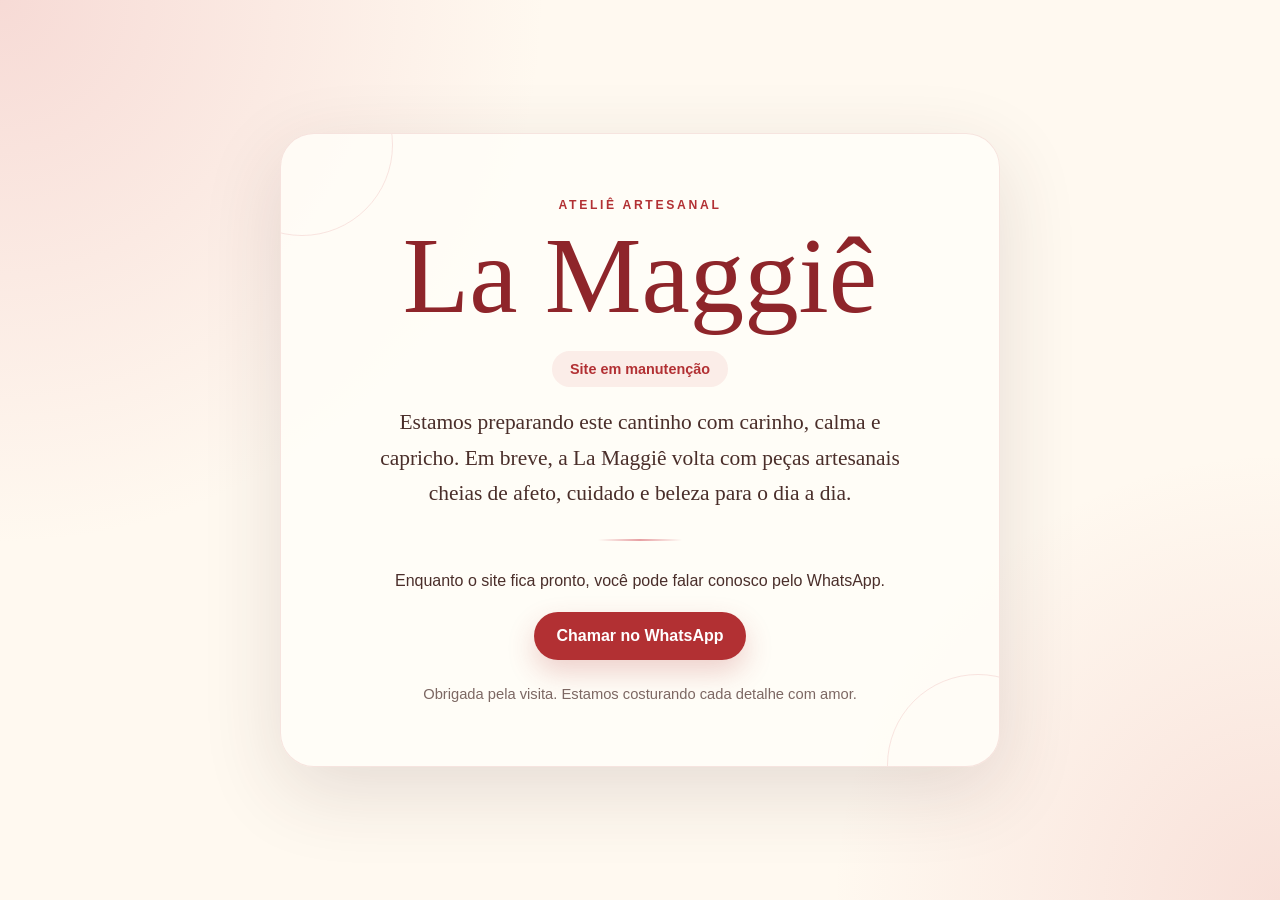
<file: index.html>
<!doctype html>
<html lang="pt-BR">
<head>
  <meta charset="utf-8" />
  <meta name="viewport" content="width=device-width, initial-scale=1" />
  <title>La Maggiê | Site em manutenção</title>
  <meta name="description" content="O site da La Maggiê está em manutenção. Em breve voltamos com novidades artesanais feitas com carinho." />
  <meta name="robots" content="noindex,nofollow" />
  <meta name="theme-color" content="#FFF9F0" />

  <link rel="manifest" href="/manifest.webmanifest" />
  <link rel="icon" href="/favicon.svg" type="image/svg+xml" />
  <link rel="stylesheet" href="/styles.css" />
</head>

<body>
  <main class="page-shell" aria-labelledby="titulo-principal">
    <section class="card">
      <div class="brand-kicker">Ateliê artesanal</div>

      <h1 id="titulo-principal">La Maggiê</h1>

      <p class="status-pill" aria-label="Status do site">
        Site em manutenção
      </p>

      <p class="lead">
        Estamos preparando este cantinho com carinho, calma e capricho.
        Em breve, a La Maggiê volta com peças artesanais cheias de afeto,
        cuidado e beleza para o dia a dia.
      </p>

      <div class="divider" aria-hidden="true"></div>

      <p class="note">
        Enquanto o site fica pronto, você pode falar conosco pelo WhatsApp.
      </p>

      <!-- Troque o número abaixo pelo WhatsApp oficial da La Maggiê.
           Formato: 55 + DDD + número. Exemplo: 5519999999999 -->
      <a class="button" href="https://wa.me/551997715158" target="_blank" rel="noopener">
        Chamar no WhatsApp
      </a>

      <p class="small">
        Obrigada pela visita. Estamos costurando cada detalhe com amor.
      </p>
    </section>
  </main>

  <script>
    // Service Worker temporário de manutenção.
    // Quando o site definitivo entrar no ar, remova este registro ou substitua por um SW novo.
    if ('serviceWorker' in navigator) {
      window.addEventListener('load', () => {
        navigator.serviceWorker.register('/sw.js').catch(() => {});
      });
    }
  </script>
</body>
</html>
</file>
<file: styles.css>
:root {
  --creme-base: #FFF9F0;
  --creme-claro: #FFFDF8;
  --rosa-suave: #E7A0A3;
  --coral: #D96F6F;
  --vinho: #B23033;
  --vinho-escuro: #8E252A;
  --marrom-texto: #4A2E2A;
  --sombra: 0 24px 80px rgba(74, 46, 42, 0.14);
}

* {
  box-sizing: border-box;
}

html {
  min-height: 100%;
  background:
    radial-gradient(circle at top left, rgba(231, 160, 163, 0.34), transparent 34rem),
    radial-gradient(circle at bottom right, rgba(217, 111, 111, 0.18), transparent 28rem),
    var(--creme-base);
}

body {
  margin: 0;
  min-height: 100vh;
  font-family: Georgia, "Times New Roman", serif;
  color: var(--marrom-texto);
}

.page-shell {
  min-height: 100vh;
  display: grid;
  place-items: center;
  padding: 28px 18px;
}

.card {
  width: min(720px, 100%);
  background: rgba(255, 253, 248, 0.88);
  border: 1px solid rgba(178, 48, 51, 0.12);
  border-radius: 34px;
  box-shadow: var(--sombra);
  padding: clamp(30px, 7vw, 64px);
  text-align: center;
  position: relative;
  overflow: hidden;
}

.card::before,
.card::after {
  content: "";
  position: absolute;
  width: 180px;
  height: 180px;
  border: 1px solid rgba(231, 160, 163, 0.28);
  border-radius: 999px;
  pointer-events: none;
}

.card::before {
  top: -80px;
  left: -70px;
}

.card::after {
  bottom: -90px;
  right: -70px;
}

.brand-kicker {
  font-family: Arial, Helvetica, sans-serif;
  text-transform: uppercase;
  letter-spacing: 0.22em;
  font-size: 0.76rem;
  color: var(--vinho);
  font-weight: 700;
  margin-bottom: 12px;
}

h1 {
  margin: 0;
  color: var(--vinho-escuro);
  font-size: clamp(3rem, 12vw, 6.8rem);
  line-height: 0.95;
  font-weight: 400;
}

.status-pill {
  display: inline-flex;
  align-items: center;
  justify-content: center;
  margin: 24px 0 18px;
  padding: 10px 18px;
  border-radius: 999px;
  background: rgba(231, 160, 163, 0.18);
  color: var(--vinho);
  font-family: Arial, Helvetica, sans-serif;
  font-size: 0.9rem;
  font-weight: 700;
}

.lead {
  max-width: 560px;
  margin: 0 auto;
  font-size: clamp(1.12rem, 2.5vw, 1.34rem);
  line-height: 1.65;
}

.divider {
  width: 84px;
  height: 2px;
  margin: 28px auto;
  background: linear-gradient(90deg, transparent, var(--rosa-suave), transparent);
}

.note {
  font-family: Arial, Helvetica, sans-serif;
  margin: 0 auto 18px;
  font-size: 1rem;
  line-height: 1.55;
  max-width: 520px;
}

.button {
  display: inline-flex;
  align-items: center;
  justify-content: center;
  min-height: 48px;
  padding: 14px 22px;
  border-radius: 999px;
  background: var(--vinho);
  color: #fff;
  text-decoration: none;
  font-family: Arial, Helvetica, sans-serif;
  font-weight: 700;
  box-shadow: 0 12px 28px rgba(178, 48, 51, 0.22);
  transition: transform 180ms ease, box-shadow 180ms ease, background 180ms ease;
}

.button:hover,
.button:focus {
  transform: translateY(-2px);
  background: var(--vinho-escuro);
  box-shadow: 0 16px 34px rgba(142, 37, 42, 0.28);
}

.small {
  margin: 26px 0 0;
  font-family: Arial, Helvetica, sans-serif;
  color: rgba(74, 46, 42, 0.72);
  font-size: 0.92rem;
}

@media (max-width: 520px) {
  .card {
    border-radius: 26px;
  }

  .lead {
    line-height: 1.55;
  }
}
</file>
